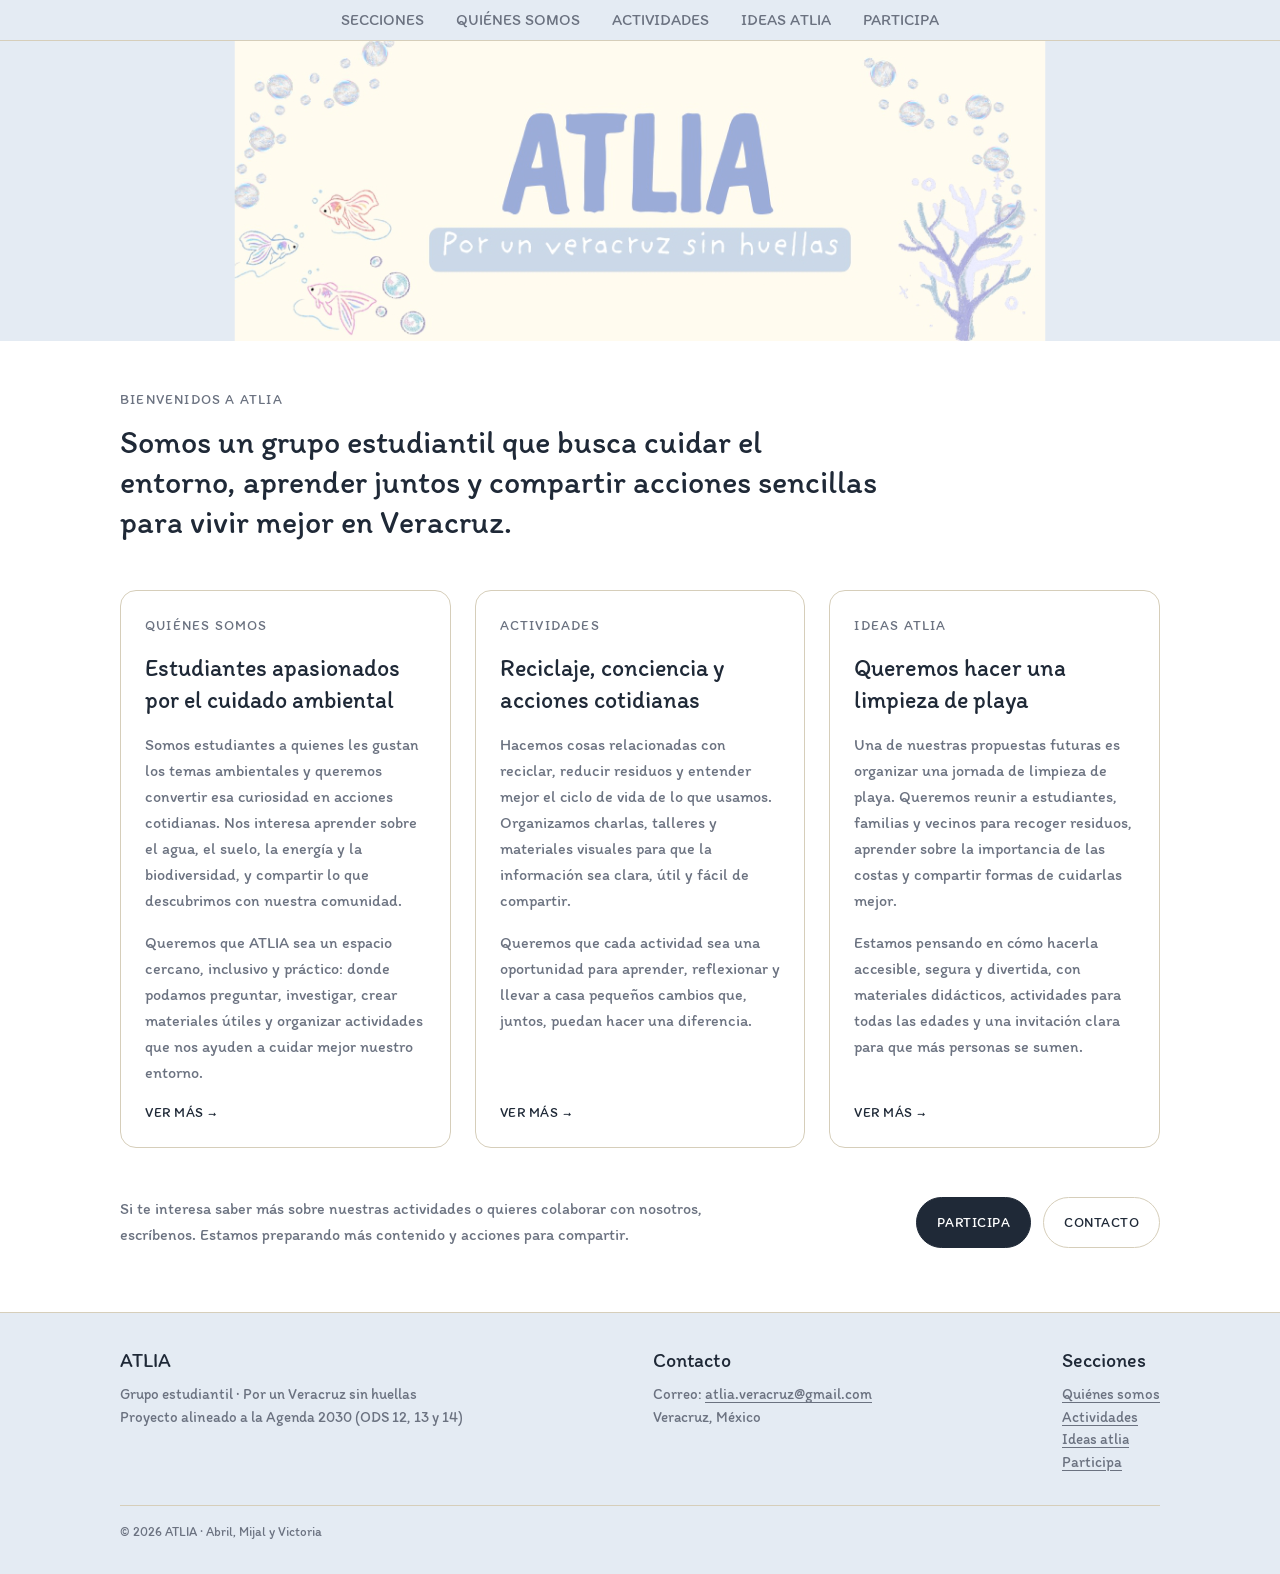
<file: index.html>
<!DOCTYPE html>
<html lang="es">
<head>
  <meta charset="UTF-8">
  <meta name="viewport" content="width=device-width, initial-scale=1.0">
  <title>ATLIA | Por un Veracruz sin huellas</title>
  <meta name="description" content="Grupo estudiantil que cuida el entorno en Veracruz.">
  <link rel="preconnect" href="https://fonts.googleapis.com">
  <link rel="preconnect" href="https://fonts.gstatic.com" crossorigin>
  <link href="https://fonts.googleapis.com/css2?family=Itim&display=swap" rel="stylesheet">
  <link rel="stylesheet" href="styles.css">
</head>
<body>
  <!-- Encabezado y menú -->
  <header class="header">
    <nav aria-label="Menú principal">
      <button class="menu-toggle" aria-expanded="false" aria-controls="menu">☰ Menú</button>
      <ul class="menu" id="menu">
        <li><a href="index.html#secciones">Secciones</a></li>
        <li><a href="quienes-somos.html">Quiénes somos</a></li>
        <li><a href="actividades.html">Actividades</a></li>
        <li><a href="ideas.html">Ideas atlia</a></li>
        <li><a href="participa.html">Participa</a></li>
      </ul>
    </nav>
  </header>
  <a class="banner" href="index.html" aria-label="Ir al inicio">
    <img src="banner.png" alt="ATLIA: Por un Veracruz sin huellas" width="812" height="300">
  </a>

  <main class="contenido">
    <!-- Sección principal -->
    <section class="bloque intro">
      <p class="etiqueta">Bienvenidos a ATLIA</p>
      <h1 class="titulo-grande">Somos un grupo estudiantil que busca cuidar el entorno, aprender juntos y compartir acciones sencillas para vivir mejor en Veracruz.</h1>
    </section>

    <!-- Tres secciones de contenido -->
    <section class="tarjetas" id="secciones" aria-label="Secciones">
      <a class="tarjeta" href="quienes-somos.html">
        <p class="etiqueta">Quiénes somos</p>
        <h2 class="titulo">Estudiantes apasionados por el cuidado ambiental</h2>
        <p class="texto">Somos estudiantes a quienes les gustan los temas ambientales y queremos convertir esa curiosidad en acciones cotidianas. Nos interesa aprender sobre el agua, el suelo, la energía y la biodiversidad, y compartir lo que descubrimos con nuestra comunidad.</p>
        <p class="texto">Queremos que ATLIA sea un espacio cercano, inclusivo y práctico: donde podamos preguntar, investigar, crear materiales útiles y organizar actividades que nos ayuden a cuidar mejor nuestro entorno.</p>
        <span class="ver-mas">Ver más →</span>
      </a>
      <a class="tarjeta" href="actividades.html">
        <p class="etiqueta">Actividades</p>
        <h2 class="titulo">Reciclaje, conciencia y acciones cotidianas</h2>
        <p class="texto">Hacemos cosas relacionadas con reciclar, reducir residuos y entender mejor el ciclo de vida de lo que usamos. Organizamos charlas, talleres y materiales visuales para que la información sea clara, útil y fácil de compartir.</p>
        <p class="texto">Queremos que cada actividad sea una oportunidad para aprender, reflexionar y llevar a casa pequeños cambios que, juntos, puedan hacer una diferencia.</p>
        <span class="ver-mas">Ver más →</span>
      </a>
      <a class="tarjeta" href="ideas.html">
        <p class="etiqueta">Ideas atlia</p>
        <h2 class="titulo">Queremos hacer una limpieza de playa</h2>
        <p class="texto">Una de nuestras propuestas futuras es organizar una jornada de limpieza de playa. Queremos reunir a estudiantes, familias y vecinos para recoger residuos, aprender sobre la importancia de las costas y compartir formas de cuidarlas mejor.</p>
        <p class="texto">Estamos pensando en cómo hacerla accesible, segura y divertida, con materiales didácticos, actividades para todas las edades y una invitación clara para que más personas se sumen.</p>
        <span class="ver-mas">Ver más →</span>
      </a>
    </section>

    <!-- Botón principal -->
    <section class="cta">
      <p class="texto">Si te interesa saber más sobre nuestras actividades o quieres colaborar con nosotros, escríbenos. Estamos preparando más contenido y acciones para compartir.</p>
      <div class="botones">
        <a class="btn" href="participa.html">Participa</a>
        <a class="btn btn-claro" href="#contacto">Contacto</a>
      </div>
    </section>
  </main>

  <!-- Pie de página -->
  <footer class="footer" id="contacto">
    <div class="footer-contenido">
      <div>
        <h2>ATLIA</h2>
        <p>Grupo estudiantil · Por un Veracruz sin huellas</p>
        <p>Proyecto alineado a la Agenda 2030 (ODS 12, 13 y 14)</p>
      </div>
      <div>
        <h2>Contacto</h2>
        <ul>
          <li>Correo: <a href="mailto:atlia.veracruz@gmail.com">atlia.veracruz@gmail.com</a></li>
          <li>Veracruz, México</li>
        </ul>
      </div>
      <div>
        <h2>Secciones</h2>
        <ul>
          <li><a href="quienes-somos.html">Quiénes somos</a></li>
          <li><a href="actividades.html">Actividades</a></li>
          <li><a href="ideas.html">Ideas atlia</a></li>
          <li><a href="participa.html">Participa</a></li>
        </ul>
      </div>
      <p class="creditos">© <span id="anio">2026</span> ATLIA · Abril, Mijal y Victoria</p>
    </div>
  </footer>

  <script src="script.js"></script>
</body>
</html>
</file>
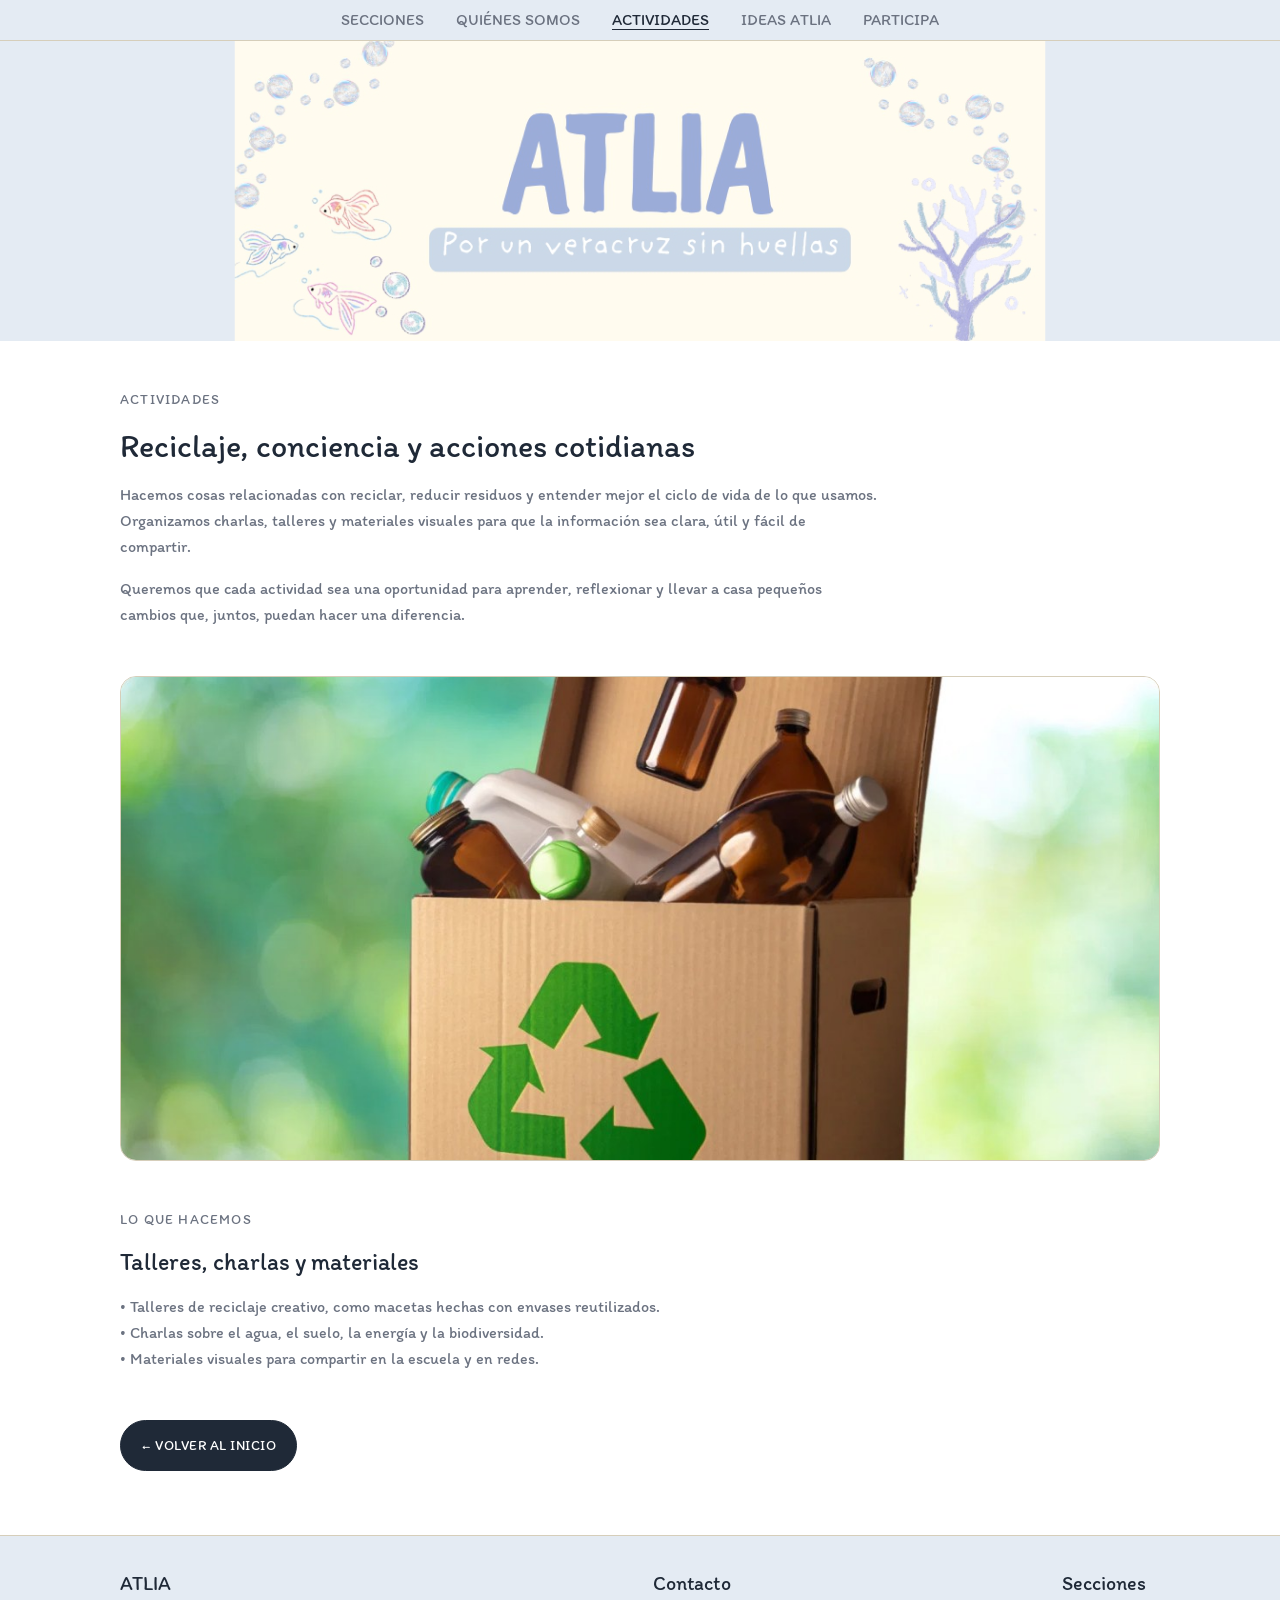
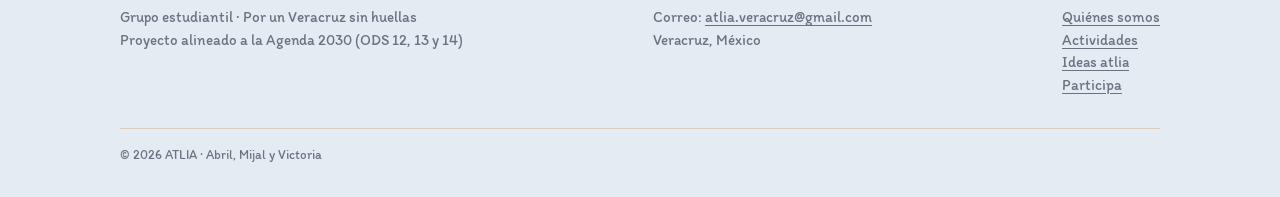
<file: actividades.html>
<!DOCTYPE html>
<html lang="es">
<head>
  <meta charset="UTF-8">
  <meta name="viewport" content="width=device-width, initial-scale=1.0">
  <title>Actividades | ATLIA</title>
  <meta name="description" content="Talleres, charlas y materiales de reciclaje.">
  <link rel="preconnect" href="https://fonts.googleapis.com">
  <link rel="preconnect" href="https://fonts.gstatic.com" crossorigin>
  <link href="https://fonts.googleapis.com/css2?family=Itim&display=swap" rel="stylesheet">
  <link rel="stylesheet" href="styles.css">
</head>
<body>
  <!-- Encabezado y menú -->
  <header class="header">
    <nav aria-label="Menú principal">
      <button class="menu-toggle" aria-expanded="false" aria-controls="menu">☰ Menú</button>
      <ul class="menu" id="menu">
        <li><a href="index.html#secciones">Secciones</a></li>
        <li><a href="quienes-somos.html">Quiénes somos</a></li>
        <li><a href="actividades.html" aria-current="page">Actividades</a></li>
        <li><a href="ideas.html">Ideas atlia</a></li>
        <li><a href="participa.html">Participa</a></li>
      </ul>
    </nav>
  </header>
  <a class="banner" href="index.html" aria-label="Ir al inicio">
    <img src="banner.png" alt="ATLIA: Por un Veracruz sin huellas" width="812" height="300">
  </a>

  <main class="contenido">
    <section class="bloque">
      <p class="etiqueta">Actividades</p>
      <h1 class="titulo-grande">Reciclaje, conciencia y acciones cotidianas</h1>
      <p class="texto">Hacemos cosas relacionadas con reciclar, reducir residuos y entender mejor el ciclo de vida de lo que usamos. Organizamos charlas, talleres y materiales visuales para que la información sea clara, útil y fácil de compartir.</p>
      <p class="texto">Queremos que cada actividad sea una oportunidad para aprender, reflexionar y llevar a casa pequeños cambios que, juntos, puedan hacer una diferencia.</p>
    </section>

    <img class="foto foto-ancha" src="reciclaje.jpg" alt="Caja de cartón con el símbolo de reciclaje llena de botellas" loading="lazy">

    <section class="bloque">
      <p class="etiqueta">Lo que hacemos</p>
      <h2 class="titulo">Talleres, charlas y materiales</h2>
      <ul class="texto lista">
        <li>Talleres de reciclaje creativo, como macetas hechas con envases reutilizados.</li>
        <li>Charlas sobre el agua, el suelo, la energía y la biodiversidad.</li>
        <li>Materiales visuales para compartir en la escuela y en redes.</li>
      </ul>
    </section>

    <a class="btn" href="index.html">← Volver al inicio</a>
  </main>

  <!-- Pie de página -->
  <footer class="footer" id="contacto">
    <div class="footer-contenido">
      <div>
        <h2>ATLIA</h2>
        <p>Grupo estudiantil · Por un Veracruz sin huellas</p>
        <p>Proyecto alineado a la Agenda 2030 (ODS 12, 13 y 14)</p>
      </div>
      <div>
        <h2>Contacto</h2>
        <ul>
          <li>Correo: <a href="mailto:atlia.veracruz@gmail.com">atlia.veracruz@gmail.com</a></li>
          <li>Veracruz, México</li>
        </ul>
      </div>
      <div>
        <h2>Secciones</h2>
        <ul>
          <li><a href="quienes-somos.html">Quiénes somos</a></li>
          <li><a href="actividades.html">Actividades</a></li>
          <li><a href="ideas.html">Ideas atlia</a></li>
          <li><a href="participa.html">Participa</a></li>
        </ul>
      </div>
      <p class="creditos">© <span id="anio">2026</span> ATLIA · Abril, Mijal y Victoria</p>
    </div>
  </footer>

  <script src="script.js"></script>
</body>
</html>
</file>
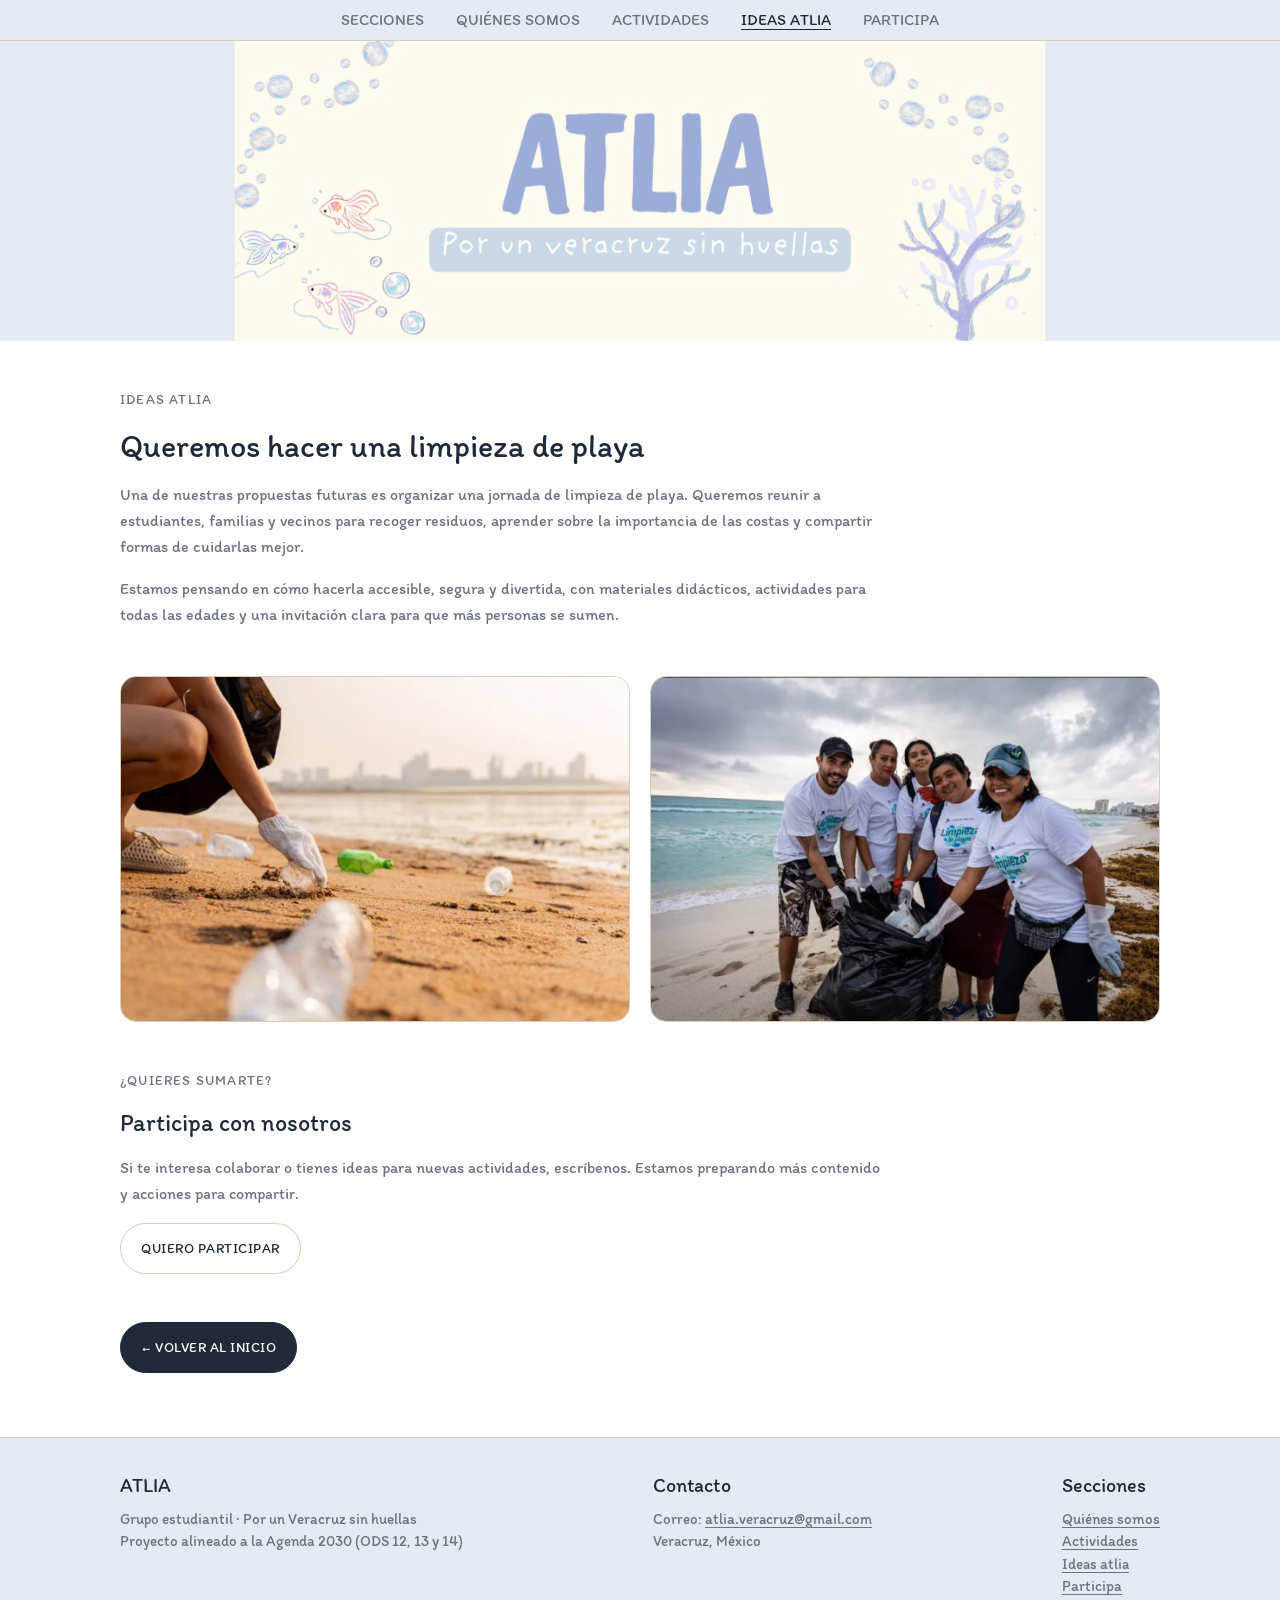
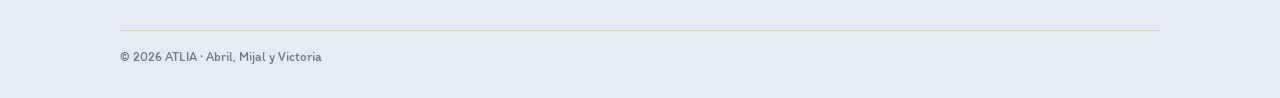
<file: ideas.html>
<!DOCTYPE html>
<html lang="es">
<head>
  <meta charset="UTF-8">
  <meta name="viewport" content="width=device-width, initial-scale=1.0">
  <title>Ideas atlia | ATLIA</title>
  <meta name="description" content="Proyecto de limpieza de playa en Veracruz.">
  <link rel="preconnect" href="https://fonts.googleapis.com">
  <link rel="preconnect" href="https://fonts.gstatic.com" crossorigin>
  <link href="https://fonts.googleapis.com/css2?family=Itim&display=swap" rel="stylesheet">
  <link rel="stylesheet" href="styles.css">
</head>
<body>
  <!-- Encabezado y menú -->
  <header class="header">
    <nav aria-label="Menú principal">
      <button class="menu-toggle" aria-expanded="false" aria-controls="menu">☰ Menú</button>
      <ul class="menu" id="menu">
        <li><a href="index.html#secciones">Secciones</a></li>
        <li><a href="quienes-somos.html">Quiénes somos</a></li>
        <li><a href="actividades.html">Actividades</a></li>
        <li><a href="ideas.html" aria-current="page">Ideas atlia</a></li>
        <li><a href="participa.html">Participa</a></li>
      </ul>
    </nav>
  </header>
  <a class="banner" href="index.html" aria-label="Ir al inicio">
    <img src="banner.png" alt="ATLIA: Por un Veracruz sin huellas" width="812" height="300">
  </a>

  <main class="contenido">
    <section class="bloque">
      <p class="etiqueta">Ideas atlia</p>
      <h1 class="titulo-grande">Queremos hacer una limpieza de playa</h1>
      <p class="texto">Una de nuestras propuestas futuras es organizar una jornada de limpieza de playa. Queremos reunir a estudiantes, familias y vecinos para recoger residuos, aprender sobre la importancia de las costas y compartir formas de cuidarlas mejor.</p>
      <p class="texto">Estamos pensando en cómo hacerla accesible, segura y divertida, con materiales didácticos, actividades para todas las edades y una invitación clara para que más personas se sumen.</p>
    </section>

    <div class="fotos">
      <img class="foto foto-playa" src="playa-1.jpg" alt="Persona recogiendo botellas de plástico en la playa" loading="lazy">
      <img class="foto foto-playa" src="playa-2.jpg" alt="Voluntarios con bolsas de basura durante una limpieza de playa" loading="lazy">
    </div>

    <section class="bloque">
      <p class="etiqueta">¿Quieres sumarte?</p>
      <h2 class="titulo">Participa con nosotros</h2>
      <p class="texto">Si te interesa colaborar o tienes ideas para nuevas actividades, escríbenos. Estamos preparando más contenido y acciones para compartir.</p>
      <a class="btn btn-claro" href="participa.html">Quiero participar</a>
    </section>

    <a class="btn" href="index.html">← Volver al inicio</a>
  </main>

  <!-- Pie de página -->
  <footer class="footer" id="contacto">
    <div class="footer-contenido">
      <div>
        <h2>ATLIA</h2>
        <p>Grupo estudiantil · Por un Veracruz sin huellas</p>
        <p>Proyecto alineado a la Agenda 2030 (ODS 12, 13 y 14)</p>
      </div>
      <div>
        <h2>Contacto</h2>
        <ul>
          <li>Correo: <a href="mailto:atlia.veracruz@gmail.com">atlia.veracruz@gmail.com</a></li>
          <li>Veracruz, México</li>
        </ul>
      </div>
      <div>
        <h2>Secciones</h2>
        <ul>
          <li><a href="quienes-somos.html">Quiénes somos</a></li>
          <li><a href="actividades.html">Actividades</a></li>
          <li><a href="ideas.html">Ideas atlia</a></li>
          <li><a href="participa.html">Participa</a></li>
        </ul>
      </div>
      <p class="creditos">© <span id="anio">2026</span> ATLIA · Abril, Mijal y Victoria</p>
    </div>
  </footer>

  <script src="script.js"></script>
</body>
</html>
</file>
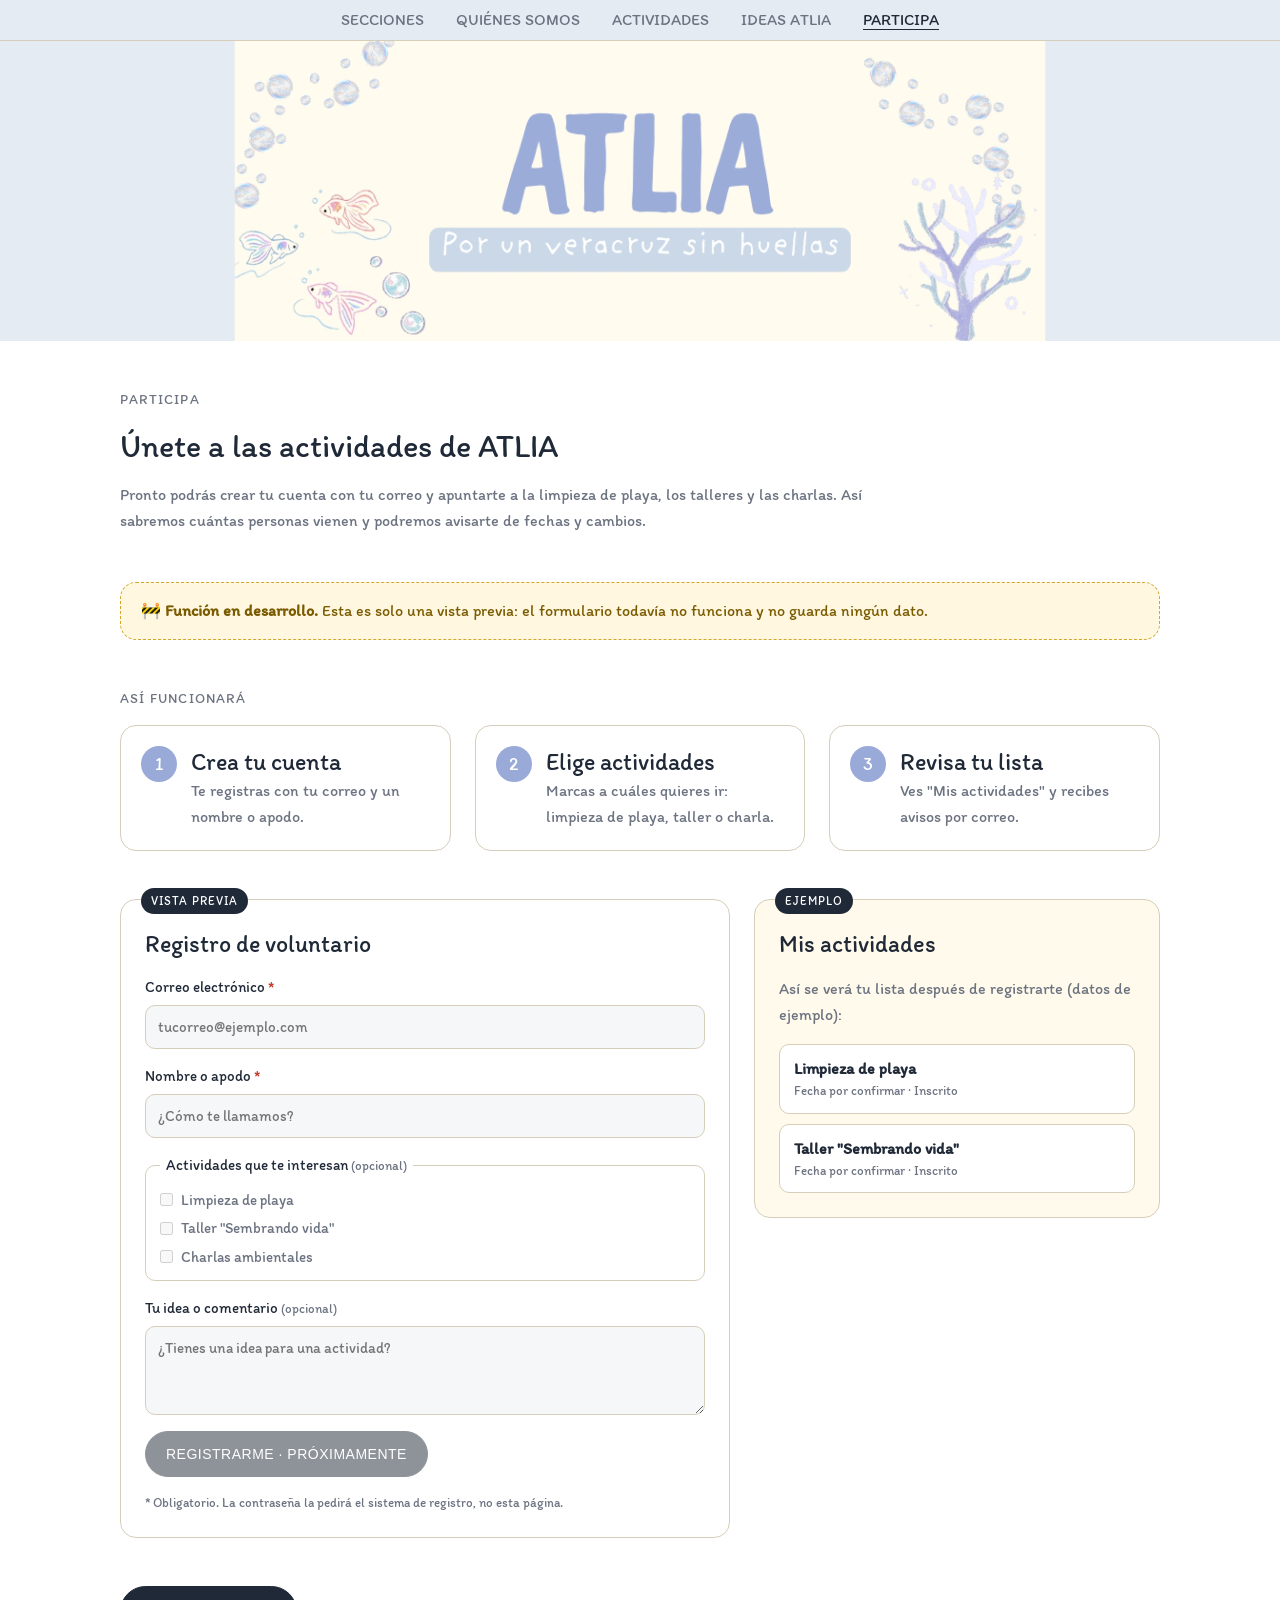
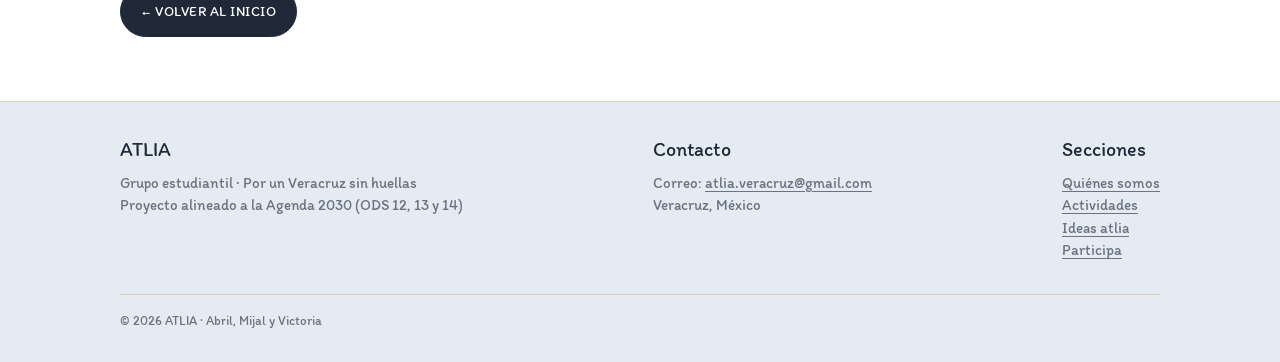
<file: participa.html>
<!DOCTYPE html>
<html lang="es">
<head>
  <meta charset="UTF-8">
  <meta name="viewport" content="width=device-width, initial-scale=1.0">
  <title>Participa | ATLIA</title>
  <meta name="description" content="Vista previa del registro de voluntarios de ATLIA.">
  <link rel="preconnect" href="https://fonts.googleapis.com">
  <link rel="preconnect" href="https://fonts.gstatic.com" crossorigin>
  <link href="https://fonts.googleapis.com/css2?family=Itim&display=swap" rel="stylesheet">
  <link rel="stylesheet" href="styles.css">
</head>
<body>
  <!-- Encabezado y menú -->
  <header class="header">
    <nav aria-label="Menú principal">
      <button class="menu-toggle" aria-expanded="false" aria-controls="menu">☰ Menú</button>
      <ul class="menu" id="menu">
        <li><a href="index.html#secciones">Secciones</a></li>
        <li><a href="quienes-somos.html">Quiénes somos</a></li>
        <li><a href="actividades.html">Actividades</a></li>
        <li><a href="ideas.html">Ideas atlia</a></li>
        <li><a href="participa.html" aria-current="page">Participa</a></li>
      </ul>
    </nav>
  </header>
  <a class="banner" href="index.html" aria-label="Ir al inicio">
    <img src="banner.png" alt="ATLIA: Por un Veracruz sin huellas" width="812" height="300">
  </a>

  <main class="contenido">
    <section class="bloque">
      <p class="etiqueta">Participa</p>
      <h1 class="titulo-grande">Únete a las actividades de ATLIA</h1>
      <p class="texto">Pronto podrás crear tu cuenta con tu correo y apuntarte a la limpieza de playa, los talleres y las charlas. Así sabremos cuántas personas vienen y podremos avisarte de fechas y cambios.</p>
    </section>

    <div class="aviso" role="note">
      <strong>🚧 Función en desarrollo.</strong> Esta es solo una vista previa: el formulario todavía no funciona y no guarda ningún dato.
    </div>

    <section class="bloque">
      <p class="etiqueta">Así funcionará</p>
      <ol class="pasos">
        <li><span class="num">1</span><div><h2 class="titulo">Crea tu cuenta</h2><p class="texto">Te registras con tu correo y un nombre o apodo.</p></div></li>
        <li><span class="num">2</span><div><h2 class="titulo">Elige actividades</h2><p class="texto">Marcas a cuáles quieres ir: limpieza de playa, taller o charla.</p></div></li>
        <li><span class="num">3</span><div><h2 class="titulo">Revisa tu lista</h2><p class="texto">Ves "Mis actividades" y recibes avisos por correo.</p></div></li>
      </ol>
    </section>

    <div class="preview">
      <form class="formulario" aria-label="Vista previa del registro" onsubmit="return false;">
        <span class="sello">Vista previa</span>
        <h2 class="titulo">Registro de voluntario</h2>

        <label><span>Correo electrónico <span class="req">*</span></span>
          <input type="email" placeholder="tucorreo@ejemplo.com" disabled>
        </label>

        <label><span>Nombre o apodo <span class="req">*</span></span>
          <input type="text" placeholder="¿Cómo te llamamos?" disabled>
        </label>

        <fieldset disabled>
          <legend>Actividades que te interesan <span class="opc">(opcional)</span></legend>
          <label class="check"><input type="checkbox"> Limpieza de playa</label>
          <label class="check"><input type="checkbox"> Taller "Sembrando vida"</label>
          <label class="check"><input type="checkbox"> Charlas ambientales</label>
        </fieldset>

        <label><span>Tu idea o comentario <span class="opc">(opcional)</span></span>
          <textarea rows="3" placeholder="¿Tienes una idea para una actividad?" disabled></textarea>
        </label>

        <button class="btn" type="button" disabled>Registrarme · Próximamente</button>
        <p class="nota">* Obligatorio. La contraseña la pedirá el sistema de registro, no esta página.</p>
      </form>

      <div class="mis-actividades" aria-label="Ejemplo de la pantalla Mis actividades">
        <span class="sello">Ejemplo</span>
        <h2 class="titulo">Mis actividades</h2>
        <p class="texto">Así se verá tu lista después de registrarte (datos de ejemplo):</p>
        <ul>
          <li><strong>Limpieza de playa</strong><span>Fecha por confirmar · Inscrito</span></li>
          <li><strong>Taller "Sembrando vida"</strong><span>Fecha por confirmar · Inscrito</span></li>
        </ul>
      </div>
    </div>

    <a class="btn" href="index.html">← Volver al inicio</a>
  </main>

  <!-- Pie de página -->
  <footer class="footer" id="contacto">
    <div class="footer-contenido">
      <div>
        <h2>ATLIA</h2>
        <p>Grupo estudiantil · Por un Veracruz sin huellas</p>
        <p>Proyecto alineado a la Agenda 2030 (ODS 12, 13 y 14)</p>
      </div>
      <div>
        <h2>Contacto</h2>
        <ul>
          <li>Correo: <a href="mailto:atlia.veracruz@gmail.com">atlia.veracruz@gmail.com</a></li>
          <li>Veracruz, México</li>
        </ul>
      </div>
      <div>
        <h2>Secciones</h2>
        <ul>
          <li><a href="quienes-somos.html">Quiénes somos</a></li>
          <li><a href="actividades.html">Actividades</a></li>
          <li><a href="ideas.html">Ideas atlia</a></li>
          <li><a href="participa.html">Participa</a></li>
        </ul>
      </div>
      <p class="creditos">© <span id="anio">2026</span> ATLIA · Abril, Mijal y Victoria</p>
    </div>
  </footer>

  <script src="script.js"></script>
</body>
</html>
</file>
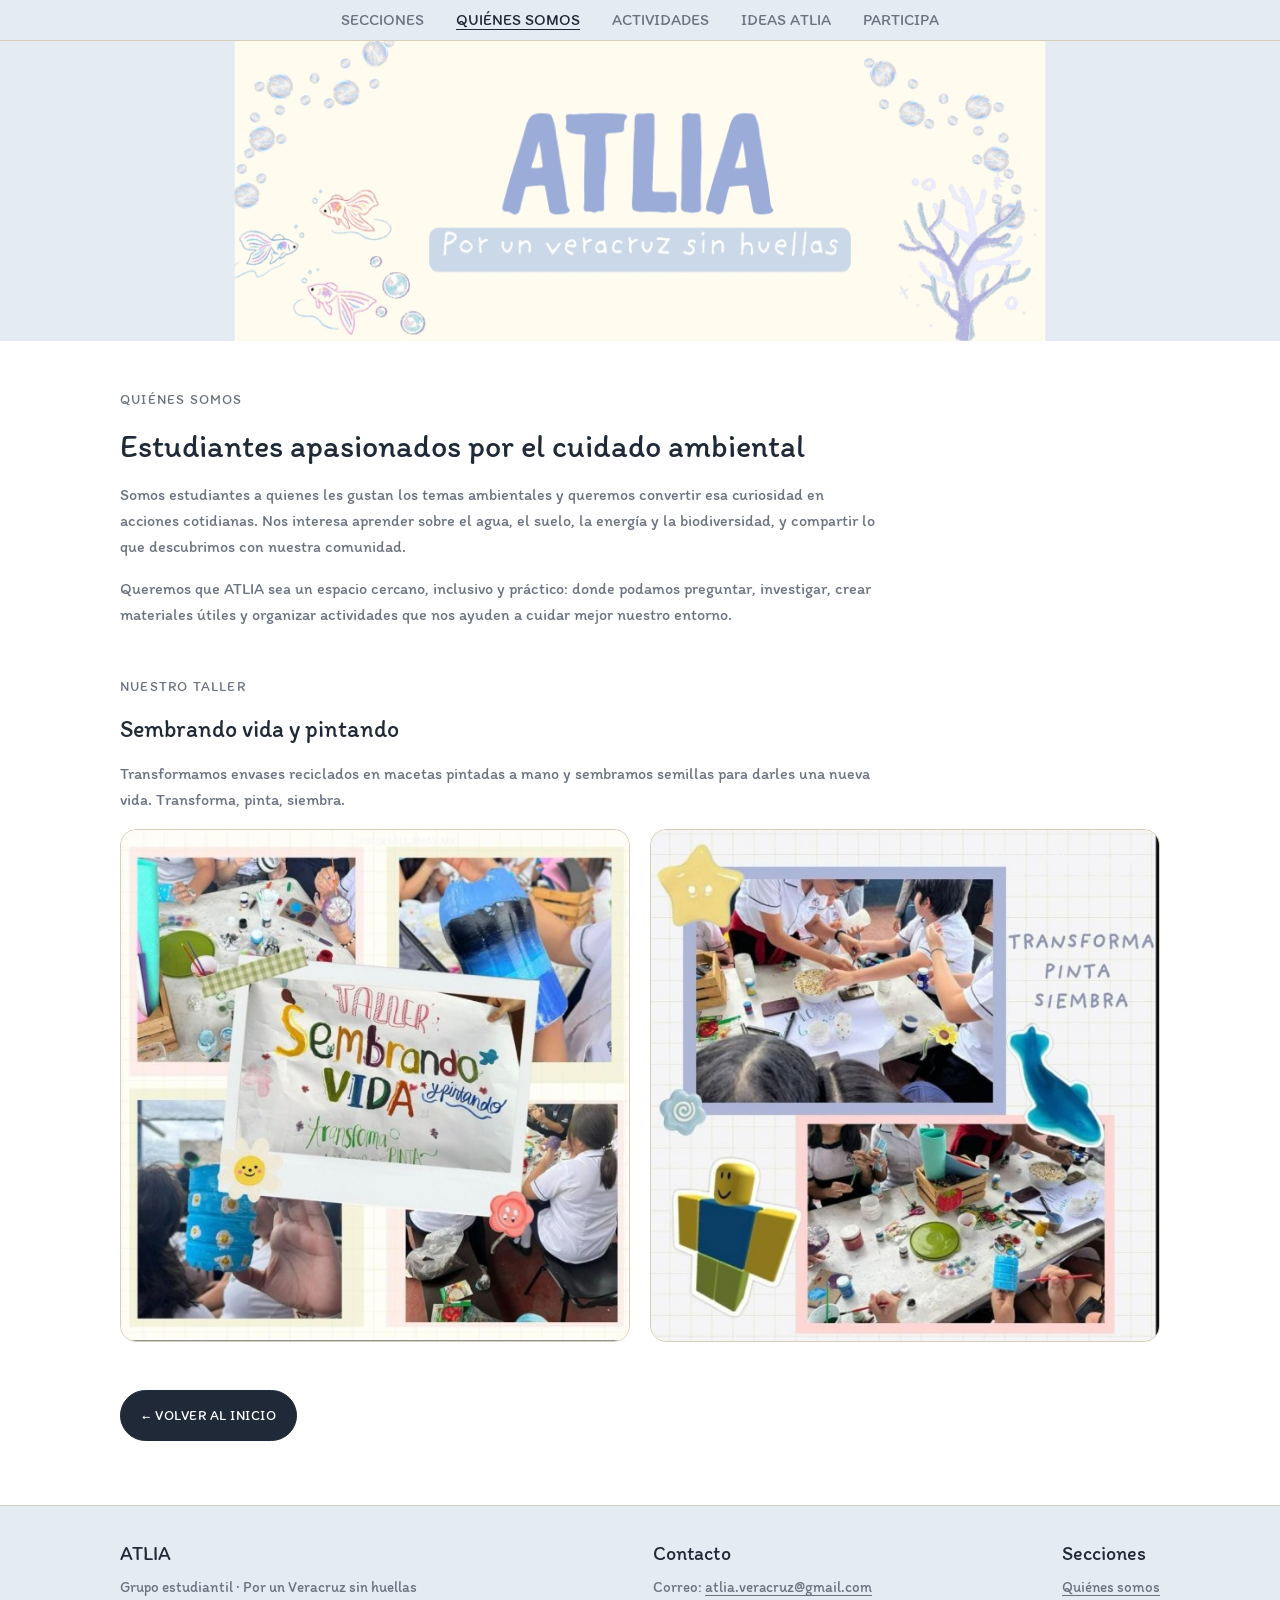
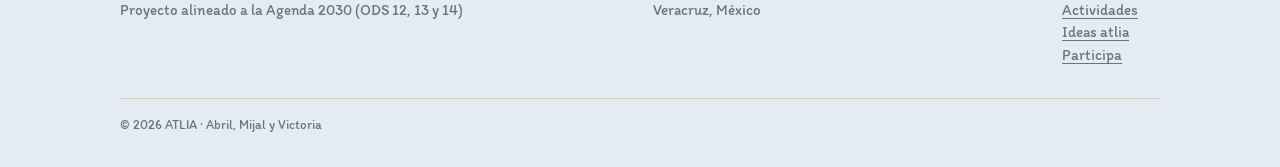
<file: quienes-somos.html>
<!DOCTYPE html>
<html lang="es">
<head>
  <meta charset="UTF-8">
  <meta name="viewport" content="width=device-width, initial-scale=1.0">
  <title>Quiénes somos | ATLIA</title>
  <meta name="description" content="Conoce al grupo estudiantil ATLIA.">
  <link rel="preconnect" href="https://fonts.googleapis.com">
  <link rel="preconnect" href="https://fonts.gstatic.com" crossorigin>
  <link href="https://fonts.googleapis.com/css2?family=Itim&display=swap" rel="stylesheet">
  <link rel="stylesheet" href="styles.css">
</head>
<body>
  <!-- Encabezado y menú -->
  <header class="header">
    <nav aria-label="Menú principal">
      <button class="menu-toggle" aria-expanded="false" aria-controls="menu">☰ Menú</button>
      <ul class="menu" id="menu">
        <li><a href="index.html#secciones">Secciones</a></li>
        <li><a href="quienes-somos.html" aria-current="page">Quiénes somos</a></li>
        <li><a href="actividades.html">Actividades</a></li>
        <li><a href="ideas.html">Ideas atlia</a></li>
        <li><a href="participa.html">Participa</a></li>
      </ul>
    </nav>
  </header>
  <a class="banner" href="index.html" aria-label="Ir al inicio">
    <img src="banner.png" alt="ATLIA: Por un Veracruz sin huellas" width="812" height="300">
  </a>

  <main class="contenido">
    <section class="bloque">
      <p class="etiqueta">Quiénes somos</p>
      <h1 class="titulo-grande">Estudiantes apasionados por el cuidado ambiental</h1>
      <p class="texto">Somos estudiantes a quienes les gustan los temas ambientales y queremos convertir esa curiosidad en acciones cotidianas. Nos interesa aprender sobre el agua, el suelo, la energía y la biodiversidad, y compartir lo que descubrimos con nuestra comunidad.</p>
      <p class="texto">Queremos que ATLIA sea un espacio cercano, inclusivo y práctico: donde podamos preguntar, investigar, crear materiales útiles y organizar actividades que nos ayuden a cuidar mejor nuestro entorno.</p>
    </section>

    <section class="bloque">
      <p class="etiqueta">Nuestro taller</p>
      <h2 class="titulo">Sembrando vida y pintando</h2>
      <p class="texto">Transformamos envases reciclados en macetas pintadas a mano y sembramos semillas para darles una nueva vida. Transforma, pinta, siembra.</p>
      <div class="fotos">
        <img class="foto foto-cuadrada" src="taller-1.jpg" alt="Collage del taller Sembrando vida: estudiantes pintando envases reciclados" loading="lazy">
        <img class="foto foto-cuadrada" src="taller-2.jpg" alt="Collage del taller: estudiantes pintando macetas. Transforma, pinta, siembra" loading="lazy">
      </div>
    </section>

    <a class="btn" href="index.html">← Volver al inicio</a>
  </main>

  <!-- Pie de página -->
  <footer class="footer" id="contacto">
    <div class="footer-contenido">
      <div>
        <h2>ATLIA</h2>
        <p>Grupo estudiantil · Por un Veracruz sin huellas</p>
        <p>Proyecto alineado a la Agenda 2030 (ODS 12, 13 y 14)</p>
      </div>
      <div>
        <h2>Contacto</h2>
        <ul>
          <li>Correo: <a href="mailto:atlia.veracruz@gmail.com">atlia.veracruz@gmail.com</a></li>
          <li>Veracruz, México</li>
        </ul>
      </div>
      <div>
        <h2>Secciones</h2>
        <ul>
          <li><a href="quienes-somos.html">Quiénes somos</a></li>
          <li><a href="actividades.html">Actividades</a></li>
          <li><a href="ideas.html">Ideas atlia</a></li>
          <li><a href="participa.html">Participa</a></li>
        </ul>
      </div>
      <p class="creditos">© <span id="anio">2026</span> ATLIA · Abril, Mijal y Victoria</p>
    </div>
  </footer>

  <script src="script.js"></script>
</body>
</html>
</file>
<file: styles.css>
/* ===== ATLIA — Por un Veracruz sin huellas ===== */
:root {
  --texto: #1f2937;
  --texto-suave: #6b7280;
  --borde: #d6ceba;
  --fondo-header: rgba(217, 227, 238, 0.7);
  --crema: #fffaeb;
  --blanco: #ffffff;
  --radio: 16px;
}

* { box-sizing: border-box; margin: 0; padding: 0; }

html { scroll-behavior: smooth; }

body {
  font-family: "Itim", system-ui, sans-serif;
  color: var(--texto);
  background: var(--blanco);
  line-height: 1.5;
}

img { display: block; max-width: 100%; }
a { color: inherit; text-decoration: none; }

/* ---------- Encabezado y menú ---------- */
.header {
  background: var(--fondo-header);
  border-bottom: 1px solid var(--borde);
  position: sticky;
  top: 0;
  z-index: 10;
}

.menu {
  display: flex;
  justify-content: center;
  align-items: center;
  gap: 32px;
  height: 40px;
  padding: 0 24px;
  list-style: none;
  text-transform: uppercase;
  font-size: 16px;
  color: var(--texto-suave);
}

.menu a { transition: color .2s; }
.menu a:hover,
.menu a[aria-current="page"] { color: var(--texto); text-decoration: underline; text-underline-offset: 4px; }

.menu-toggle {
  display: none;
  background: none;
  border: 0;
  font: inherit;
  text-transform: uppercase;
  color: var(--texto);
  padding: 10px 16px;
  cursor: pointer;
  width: 100%;
}

.banner {
  display: block;
  background: var(--fondo-header);
}
.banner img {
  width: 100%;
  max-width: 812px;
  height: 300px;
  margin: 0 auto;
  object-fit: cover;
}

/* ---------- Contenido ---------- */
.contenido {
  max-width: 1440px;
  margin: 0 auto;
  padding: 48px 120px 64px;
  display: flex;
  flex-direction: column;
  gap: 48px;
}

.etiqueta {
  font-size: 14px;
  letter-spacing: 1.2px;
  text-transform: uppercase;
  color: var(--texto-suave);
}

.titulo-grande { font-size: 32px; line-height: 40px; font-weight: 400; max-width: 760px; }
.titulo { font-size: 24px; line-height: 32px; font-weight: 400; }
.texto { font-size: 16px; line-height: 26px; color: var(--texto-suave); max-width: 760px; }

.bloque { display: flex; flex-direction: column; gap: 16px; }
.intro { gap: 12px; }

/* Tarjetas de las tres secciones */
.tarjetas {
  display: grid;
  grid-template-columns: repeat(3, 1fr);
  gap: 24px;
  scroll-margin-top: 60px;
}

.tarjeta {
  display: flex;
  flex-direction: column;
  gap: 16px;
  padding: 24px;
  border: 1px solid var(--borde);
  border-radius: var(--radio);
  background: var(--blanco);
  transition: transform .2s, box-shadow .2s;
}
.tarjeta:hover { transform: translateY(-4px); box-shadow: 0 8px 20px rgba(31, 41, 55, .08); }
.tarjeta .ver-mas { margin-top: auto; font-size: 14px; color: var(--texto); text-transform: uppercase; letter-spacing: .5px; }

/* Llamado a la acción */
.cta {
  display: flex;
  justify-content: space-between;
  align-items: center;
  gap: 24px;
}
.cta .texto { max-width: 620px; }
.botones { display: flex; gap: 12px; flex-wrap: wrap; }

.btn {
  display: inline-block;
  padding: 14px 20px;
  border-radius: 999px;
  font-size: 14px;
  letter-spacing: .5px;
  text-transform: uppercase;
  border: 1px solid var(--texto);
  background: var(--texto);
  color: var(--blanco);
  transition: opacity .2s;
  align-self: flex-start;
}
.btn:hover { opacity: .85; }
.btn-claro { background: var(--blanco); color: var(--texto); border-color: var(--borde); }

/* Fotos */
.fotos { display: grid; grid-template-columns: 1fr 1fr; gap: 20px; }
.foto {
  width: 100%;
  border: 1px solid var(--borde);
  border-radius: var(--radio);
  object-fit: cover;
}
.foto-cuadrada { aspect-ratio: 590 / 594; }
.foto-playa { aspect-ratio: 590 / 400; }
.foto-ancha { aspect-ratio: 1200 / 560; }

.lista { list-style: none; }
.lista li::before { content: "• "; }

/* ---------- Pie de página ---------- */
.footer {
  background: var(--fondo-header);
  border-top: 1px solid var(--borde);
  scroll-margin-top: 60px;
}
.footer-contenido {
  max-width: 1440px;
  margin: 0 auto;
  padding: 32px 120px;
  display: flex;
  justify-content: space-between;
  gap: 32px;
  flex-wrap: wrap;
  font-size: 15px;
  color: var(--texto-suave);
}
.footer h2 { font-size: 20px; font-weight: 400; color: var(--texto); margin-bottom: 8px; }
.footer a { text-decoration: underline; text-underline-offset: 3px; }
.footer a:hover { color: var(--texto); }
.footer ul { list-style: none; }
.creditos { width: 100%; font-size: 13px; border-top: 1px solid var(--borde); padding-top: 16px; }

/* ---------- Responsivo ---------- */
@media (max-width: 1024px) {
  .contenido, .footer-contenido { padding-left: 40px; padding-right: 40px; }
  .tarjetas { grid-template-columns: 1fr 1fr; }
}

@media (max-width: 700px) {
  .menu-toggle { display: block; }
  .menu {
    display: none;
    flex-direction: column;
    height: auto;
    gap: 14px;
    padding: 4px 16px 16px;
  }
  .menu.abierto { display: flex; }

  .banner img { height: auto; aspect-ratio: 812 / 300; }

  .contenido { padding: 32px 16px 48px; gap: 36px; }
  .footer-contenido { padding: 24px 16px; flex-direction: column; }
  .titulo-grande { font-size: 24px; line-height: 32px; }
  .titulo { font-size: 20px; line-height: 28px; }
  .tarjetas, .fotos { grid-template-columns: 1fr; }
  .cta { flex-direction: column; align-items: flex-start; }
}

/* ---------- Participa (vista previa, Tarea 5) ---------- */
.aviso {
  background: #fff7e0;
  border: 1px dashed #d4a72c;
  border-radius: var(--radio);
  padding: 16px 20px;
  font-size: 16px;
  color: #7a5b00;
}

.pasos { list-style: none; display: grid; grid-template-columns: repeat(3, 1fr); gap: 24px; }
.pasos li { display: flex; gap: 14px; align-items: flex-start; padding: 20px; border: 1px solid var(--borde); border-radius: var(--radio); }
.pasos .num {
  flex: none; width: 36px; height: 36px; border-radius: 50%;
  background: #9aaad8; color: var(--blanco);
  display: grid; place-items: center; font-size: 18px;
}

.preview { display: grid; grid-template-columns: 3fr 2fr; gap: 24px; align-items: start; }

.formulario, .mis-actividades {
  position: relative;
  display: flex; flex-direction: column; gap: 16px;
  padding: 28px 24px 24px;
  border: 1px solid var(--borde);
  border-radius: var(--radio);
  background: var(--blanco);
}
.mis-actividades { background: var(--crema); }

.sello {
  position: absolute; top: -12px; left: 20px;
  background: var(--texto); color: var(--blanco);
  font-size: 12px; letter-spacing: 1px; text-transform: uppercase;
  padding: 4px 10px; border-radius: 999px;
}

.formulario label { display: flex; flex-direction: column; gap: 6px; font-size: 15px; }
.formulario input[type="email"], .formulario input[type="text"], .formulario textarea {
  font: inherit; padding: 10px 12px;
  border: 1px solid var(--borde); border-radius: 10px;
  background: #f6f7f9; color: var(--texto-suave);
}
.formulario fieldset { border: 1px solid var(--borde); border-radius: 10px; padding: 12px 14px; display: flex; flex-direction: column; gap: 6px; }
.formulario legend { font-size: 15px; padding: 0 6px; }
.formulario .check { flex-direction: row; align-items: center; gap: 8px; color: var(--texto-suave); }
.formulario .btn:disabled { opacity: .5; cursor: not-allowed; }
.req { color: #c0392b; }
.opc, .nota { color: var(--texto-suave); font-size: 13px; }

.mis-actividades ul { list-style: none; display: flex; flex-direction: column; gap: 10px; }
.mis-actividades li { background: var(--blanco); border: 1px solid var(--borde); border-radius: 10px; padding: 12px 14px; display: flex; flex-direction: column; }
.mis-actividades li span { font-size: 13px; color: var(--texto-suave); }

@media (max-width: 700px) {
  .pasos, .preview { grid-template-columns: 1fr; }
}
</file>
